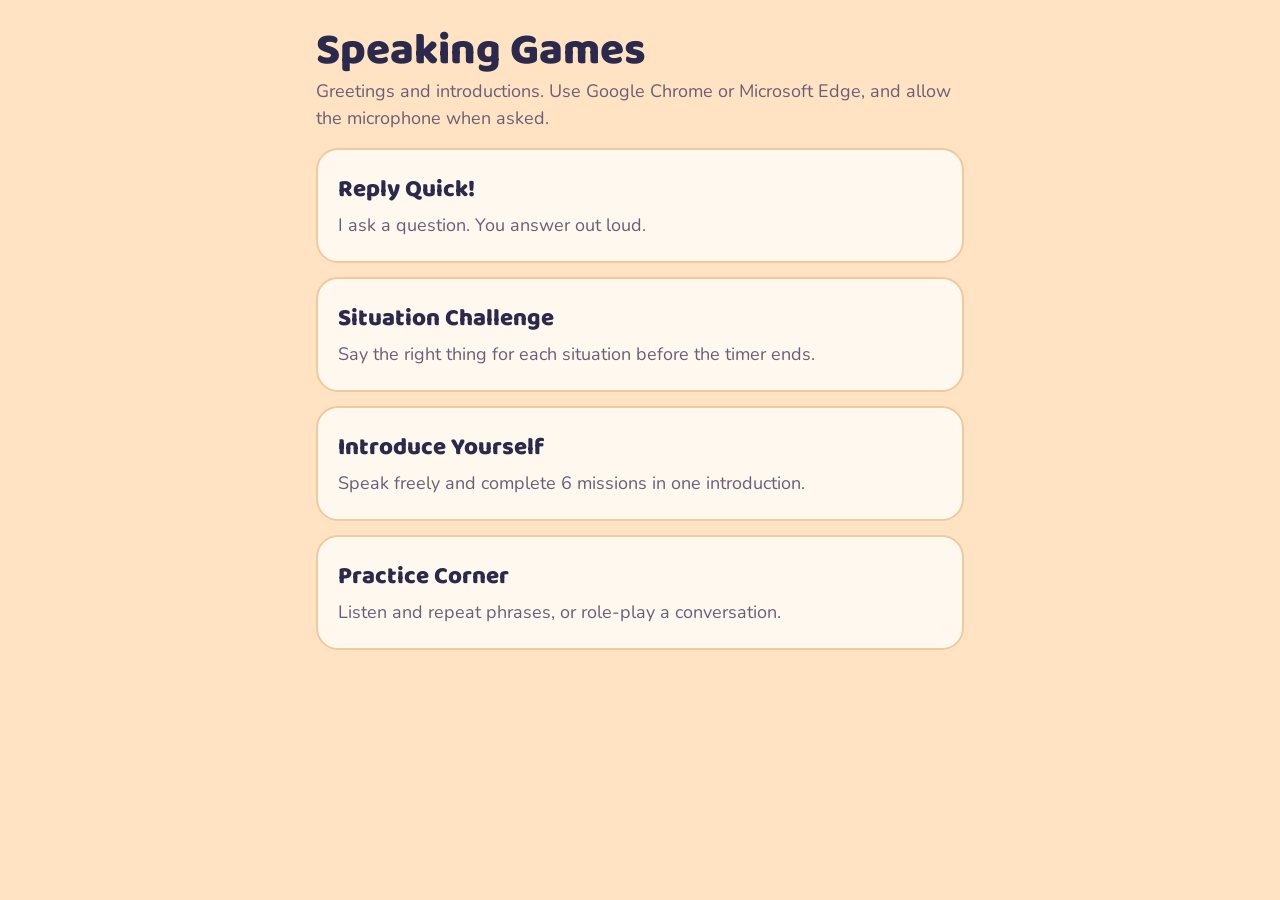
<file: index.html>
<!DOCTYPE html>
<html lang="en">
<head>
<meta charset="utf-8">
<meta name="viewport" content="width=device-width, initial-scale=1">
<title>Speaking Games: Greetings and Introductions</title>
<link rel="stylesheet" href="https://fonts.googleapis.com/css2?family=Baloo+2:wght@600;800&family=Nunito:wght@500;700&display=swap">
<link rel="stylesheet" href="style.css">
</head>
<body>
<main>
  <h1>Speaking Games</h1>
  <p class="sub">Greetings and introductions. Use Google Chrome or Microsoft Edge, and allow the microphone when asked.</p>
  <div class="grid">
    <a class="card" href="reply-quick.html">
      <h2>Reply Quick!</h2>
      <p class="d">I ask a question. You answer out loud.</p>
    </a>
    <a class="card" href="situations.html">
      <h2>Situation Challenge</h2>
      <p class="d">Say the right thing for each situation before the timer ends.</p>
    </a>
    <a class="card" href="introduce.html">
      <h2>Introduce Yourself</h2>
      <p class="d">Speak freely and complete 6 missions in one introduction.</p>
    </a>
    <a class="card" href="practice.html">
      <h2>Practice Corner</h2>
      <p class="d">Listen and repeat phrases, or role-play a conversation.</p>
    </a>
  </div>
</main>
</body>
</html>
</file>
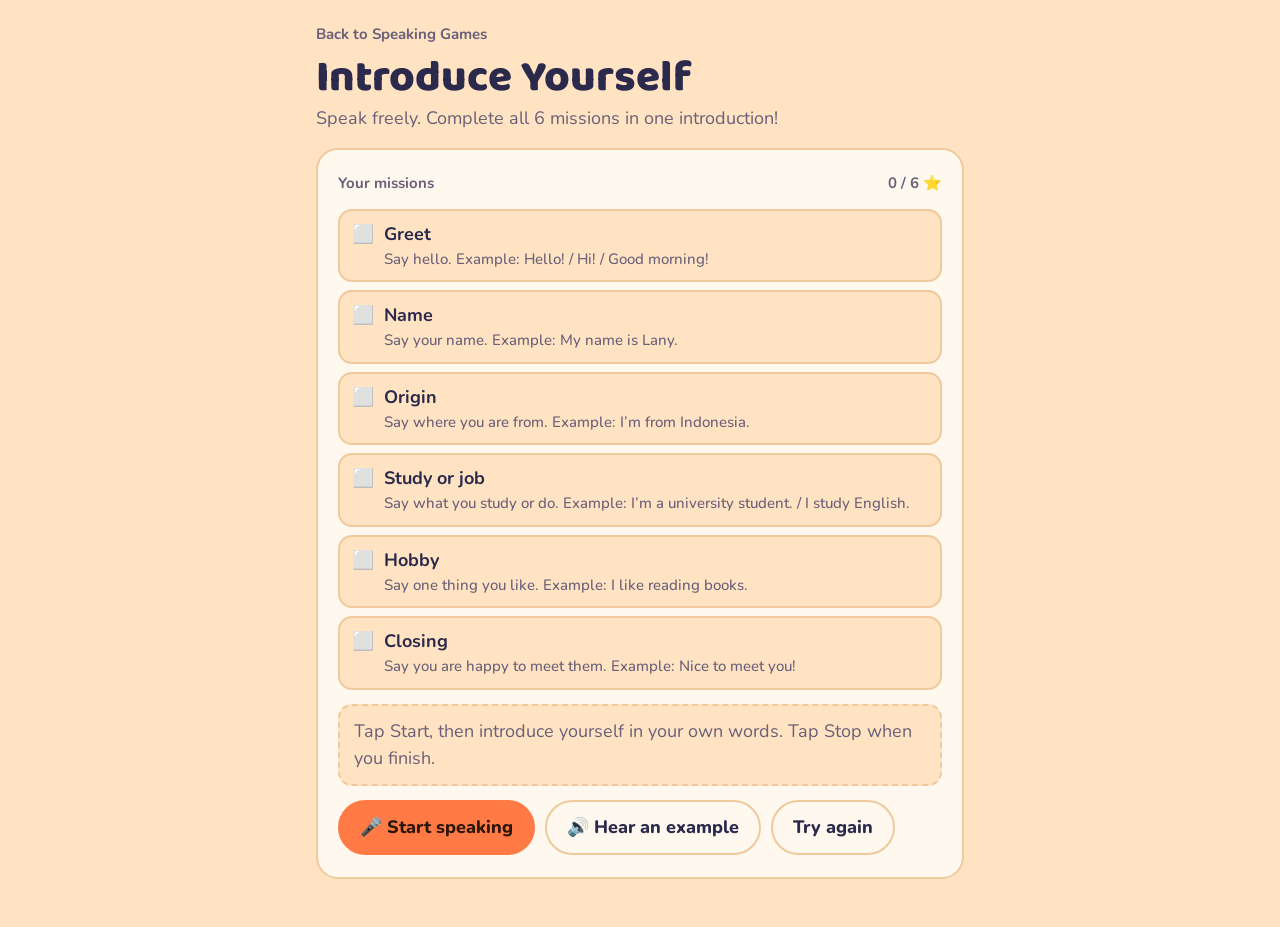
<file: introduce.html>
<!DOCTYPE html>
<html lang="en">
<head>
<meta charset="utf-8">
<meta name="viewport" content="width=device-width, initial-scale=1">
<title>Introduce Yourself</title>
<link rel="stylesheet" href="https://fonts.googleapis.com/css2?family=Baloo+2:wght@600;800&family=Nunito:wght@500;700&display=swap">
<link rel="stylesheet" href="style.css">
</head>
<body>
<main>
<a class="back" href="index.html">Back to Speaking Games</a>
<h1>Introduce Yourself</h1>
<p class="sub">Speak freely. Complete all 6 missions in one introduction!</p>
<p class="note" id="note" hidden>This browser can’t check speech. Use Google Chrome or Microsoft Edge on a laptop. You can still read the missions and tick them yourself.</p>

<section class="card">
  <div class="meta"><span>Your missions</span><span id="stars"></span></div>
  <ul class="list" id="list"></ul>
  <div class="live" id="live">Tap Start, then introduce yourself in your own words. Tap Stop when you finish.</div>
  <div class="row">
    <button class="btn" id="mic" type="button">🎤 Start speaking</button>
    <button class="ghost" id="ex" type="button">🔊 Hear an example</button>
    <button class="ghost" id="reset" type="button">Try again</button>
  </div>
  <div class="res" id="res" hidden></div>
</section>
</main>

<script src="speech.js"></script>
<script>
var M=[
{n:"Greet",t:"Say hello.",e:"Hello! / Hi! / Good morning!",p:[/\b(hello|hi|hey|good morning|good afternoon|good evening)\b/]},
{n:"Name",t:"Say your name.",e:"My name is Lany.",p:[/\bmy name is\b/,/\bcall me\b/,/\bi am (?!(from|a|an|the|studying|fine|good|glad|happy|very|so|in|at|here)\b)[a-z]+/]},
{n:"Origin",t:"Say where you are from.",e:"I’m from Indonesia.",p:[/\bi am from\b/,/\bi come from\b/,/\bfrom [a-z]+/]},
{n:"Study or job",t:"Say what you study or do.",e:"I’m a university student. / I study English.",p:[/\bi study\b/,/\bi am studying\b/,/\bi am an? [a-z]+/,/\bi work\b/]},
{n:"Hobby",t:"Say one thing you like.",e:"I like reading books.",p:[/\bi like\b/,/\bi love\b/,/\bi enjoy\b/,/\bmy hobby\b/]},
{n:"Closing",t:"Say you are happy to meet them.",e:"Nice to meet you!",p:[/\b(nice|pleasure|glad|pleased) to meet you\b/]}
];
var EX="Hello! My name is Lany. I’m from Indonesia. I’m a university student. I like reading books. Nice to meet you!";
var $=SP.$,ctl=null,text="",timer=null;
if(!SP.supported){$("note").hidden=false;$("mic").hidden=true}
function drawList(){
  var c=SP.clean(text),n=0;
  $("list").innerHTML=M.map(function(m,i){
    var on=SP.supported?m.p.some(function(r){return r.test(c)}):!!M[i].manual;
    if(on)n++;
    return'<li class="'+(on?"on":"")+'" data-i="'+i+'"><span>'+(on?"✅":"⬜")+'</span><div>'+SP.esc(m.n)+'<span class="t">'+SP.esc(m.t)+' Example: '+SP.esc(m.e)+'</span></div></li>';
  }).join("");
  $("stars").textContent=n+" / "+M.length+" ⭐";
  return n;
}
if(!SP.supported){$("list").onclick=function(e){var li=e.target.closest("li");if(li){var m=M[+li.getAttribute("data-i")];m.manual=!m.manual;drawList()}}}
function stopAll(){if(ctl){ctl.stop();ctl=null}}
$("mic").onclick=function(){
  var b=$("mic");
  if(ctl){stopAll();return}
  text="";$("res").hidden=true;drawList();
  $("live").textContent="Listening… speak now.";b.textContent="⏹ Stop";
  clearTimeout(timer);
  ctl=SP.many(function(t){text=t;$("live").textContent=t||"Listening… speak now.";drawList()},function(err){
    clearTimeout(timer);ctl=null;b.textContent="🎤 Start speaking";
    var n=drawList();
    if(err&&!text){$("live").textContent=SP.errMsg(err);return}
    var e=$("res");e.hidden=false;e.className="res "+(n===M.length?"ok":"no");
    var miss=M.filter(function(m){return!m.p.some(function(r){return r.test(SP.clean(text))})}).map(function(m){return m.n});
    e.innerHTML="<p class='big' style='font-size:34px'>"+n+" / "+M.length+" ⭐</p><p><b>"+(n===M.length?"Perfect introduction!":n>=4?"Almost there!":"Good start. Try again and add more details.")+"</b></p>"+
      (miss.length?"<p>Still missing: "+SP.esc(miss.join(", "))+"</p>":"")+"<p class='heard'>I heard: “"+SP.esc(text)+"”</p>";
  });
  timer=setTimeout(stopAll,45000);
};
$("ex").onclick=function(){SP.speak(EX,.95,1.1)};
$("reset").onclick=function(){stopAll();SP.cancelSpeech();text="";M.forEach(function(m){m.manual=false});$("res").hidden=true;$("live").textContent="Tap Start, then introduce yourself in your own words. Tap Stop when you finish.";drawList()};
drawList();
</script>
</body>
</html>
</file>
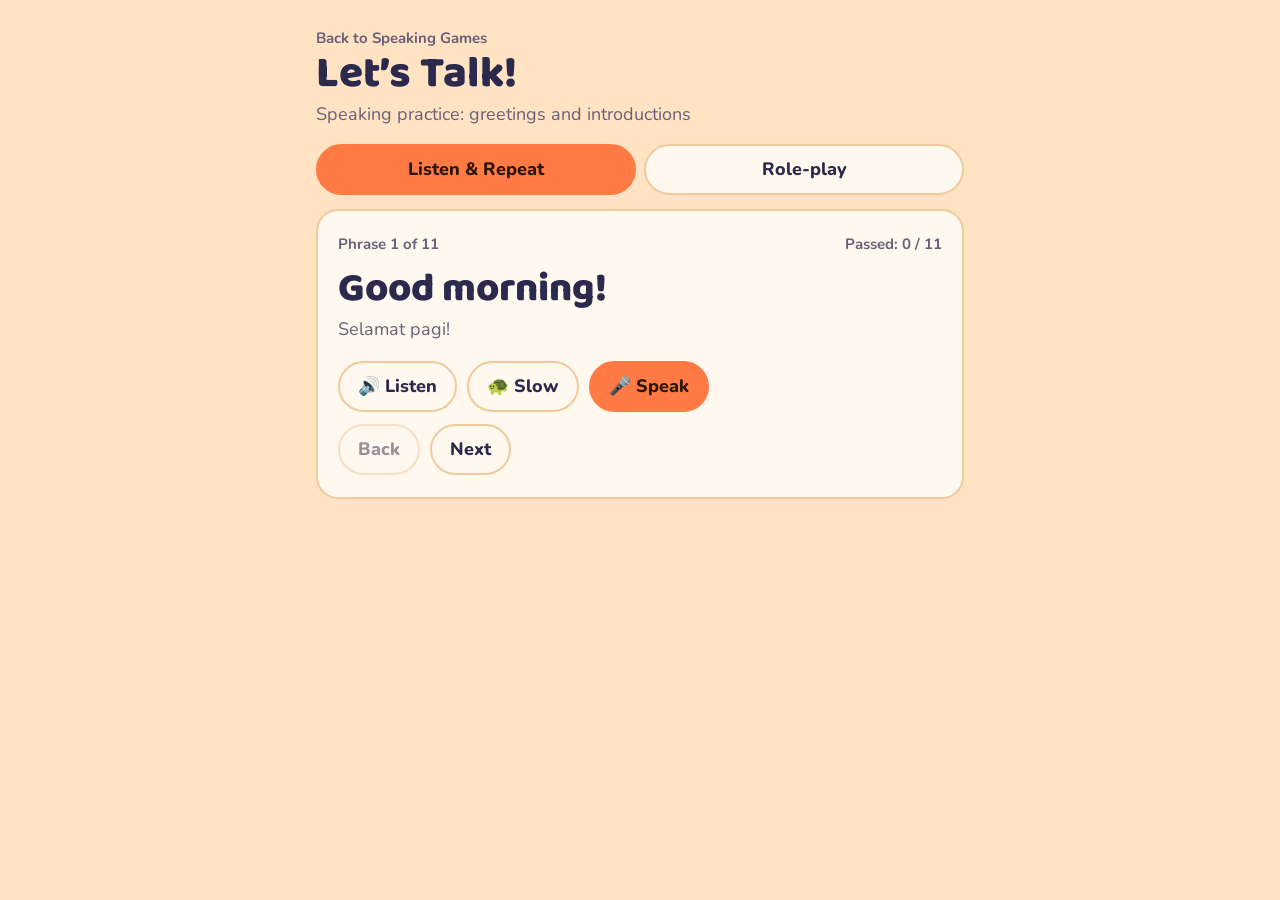
<file: practice.html>
<!DOCTYPE html>
<html lang="en">
<head>
<meta charset="utf-8">
<meta name="viewport" content="width=device-width, initial-scale=1">
<title>Let’s Talk: Greetings and Introductions</title>
<link rel="stylesheet" href="https://fonts.googleapis.com/css2?family=Baloo+2:wght@600;800&family=Nunito:wght@500;700&display=swap">
<style>
:root{--bg:#ffe3c2;--card:#fff8ef;--ink:#2b2a4c;--muted:#6a5f78;--accent:#ff7a45;--ok:#1f9d6b;--okbg:#d5f3e5;--bad:#d6334f;--badbg:#fbdbe0;--line:#f0c99c}
@media (prefers-color-scheme:dark){:root{--bg:#241f3a;--card:#322b4f;--ink:#fff1e0;--muted:#c3b5d6;--accent:#ff9466;--ok:#5fe0ae;--okbg:#1d4a3d;--bad:#ff8aa0;--badbg:#5a2638;--line:#4c4372}}
*{box-sizing:border-box}
body{margin:0;background:var(--bg);color:var(--ink);font-family:"Nunito",system-ui,sans-serif;font-size:18px;line-height:1.5;min-height:100vh}
main{max-width:680px;margin:0 auto;padding:24px 16px 48px}
h1{font-family:"Baloo 2",system-ui,sans-serif;font-weight:800;font-size:clamp(30px,7vw,44px);line-height:1.05;margin:0 0 4px}
.sub{color:var(--muted);margin:0 0 16px}
.note{background:var(--badbg);border-radius:14px;padding:12px 14px;margin:0 0 16px;font-size:16px;font-weight:700}
.tabs{display:flex;gap:8px;margin-bottom:14px}
.tab,.chip,.btn,.ghost{font:inherit;font-weight:800;cursor:pointer;border-radius:99px;border:2px solid var(--line);background:var(--card);color:var(--ink);padding:10px 18px}
.tab{flex:1}
.tab.on,.chip.on{background:var(--accent);border-color:var(--accent);color:#2b1608}
.btn{background:var(--accent);border-color:var(--accent);color:#2b1608}
.ghost:hover,.chip:hover,.tab:hover{border-color:var(--accent)}
button:focus-visible,input:focus-visible{outline:3px solid var(--accent);outline-offset:2px}
button:disabled{opacity:.5;cursor:default}
.card{background:var(--card);border:2px solid var(--line);border-radius:22px;padding:22px 20px}
.meta{display:flex;justify-content:space-between;color:var(--muted);font-weight:700;font-size:15px;margin-bottom:10px}
.phrase{font-family:"Baloo 2",system-ui,sans-serif;font-weight:800;font-size:clamp(28px,7vw,40px);line-height:1.15;margin:0}
.mean{color:var(--muted);margin:4px 0 18px}
.row{display:flex;flex-wrap:wrap;gap:10px;margin-top:12px}
.res{margin-top:16px;padding:14px 16px;border-radius:14px;background:var(--bg)}
.res.ok{background:var(--okbg)}
.pct{font-family:"Baloo 2",system-ui,sans-serif;font-weight:800;font-size:34px;line-height:1;margin:0 0 6px}
.w{display:inline-block;padding:0 6px;border-radius:8px;margin:2px 2px;font-weight:700}
.w.hit{background:var(--okbg);color:var(--ok)}
.w.miss{background:var(--badbg);color:var(--bad)}
.heard{color:var(--muted);font-size:16px;margin:6px 0 0}
.chat{display:flex;flex-direction:column;margin:14px 0}
.b{max-width:85%;padding:10px 14px;border-radius:16px;margin:5px 0;border:2px solid var(--line);background:var(--bg)}
.b small{display:block;color:var(--muted);font-weight:700;font-size:13px}
.b.me{align-self:flex-end;background:var(--accent);border-color:var(--accent);color:#2b1608}
.b.me small{color:#2b1608}
.group{margin:0 0 14px}
.group p{margin:0 0 6px;font-weight:800}
.group .chip{margin:0 6px 6px 0}
label.chk{display:flex;gap:8px;align-items:center;font-weight:700;margin:6px 0 14px}
.target{font-family:"Baloo 2",system-ui,sans-serif;font-weight:600;font-size:clamp(22px,5.5vw,28px);line-height:1.3;margin:4px 0}
[hidden]{display:none!important}
</style>
</head>
<body>
<main>
<a href="index.html" style="color:var(--muted);font-weight:700;text-decoration:none;font-size:15px">Back to Speaking Games</a>
<h1>Let’s Talk!</h1>
<p class="sub">Speaking practice: greetings and introductions</p>
<p class="note" id="note" hidden>Your browser can’t check your speech. Please use Google Chrome or Microsoft Edge on a laptop. You can still listen and practice, then tap “I said it”.</p>

<div class="tabs">
  <button class="tab on" id="t1" type="button">Listen &amp; Repeat</button>
  <button class="tab" id="t2" type="button">Role-play</button>
</div>

<section id="s1" class="card">
  <div class="meta"><span id="pcount"></span><span id="pdone"></span></div>
  <p class="phrase" id="ph"></p>
  <p class="mean" id="pm"></p>
  <div class="row">
    <button class="ghost" id="listen" type="button">🔊 Listen</button>
    <button class="ghost" id="slow" type="button">🐢 Slow</button>
    <button class="btn" id="mic1" type="button">🎤 Speak</button>
    <button class="ghost" id="self1" type="button" hidden>I said it</button>
  </div>
  <div class="res" id="res1" hidden></div>
  <div class="row">
    <button class="ghost" id="prev" type="button">Back</button>
    <button class="ghost" id="next" type="button">Next</button>
  </div>
</section>

<section id="s2" class="card" hidden>
  <div id="setup">
    <div class="group"><p>1. Choose a situation</p><div id="scs"></div></div>
    <div class="group"><p>2. Choose your role</p><div id="rls"></div></div>
    <label class="chk"><input type="checkbox" id="hide"> Challenge mode: hide my lines (show clues in Indonesian)</label>
    <button class="btn" id="go" type="button">Start conversation</button>
  </div>
  <div id="conv" hidden>
    <div class="chat" id="chat"></div>
    <div id="turn" hidden>
      <div class="meta"><span id="who"></span><span></span></div>
      <p class="target" id="tg"></p>
      <div class="row">
        <button class="ghost" id="peek" type="button" hidden>Show hint</button>
        <button class="ghost" id="lis2" type="button">🔊 Listen</button>
        <button class="btn" id="mic2" type="button">🎤 Speak</button>
        <button class="ghost" id="self2" type="button" hidden>I said it</button>
        <button class="ghost" id="skip" type="button">Skip</button>
      </div>
      <div class="res" id="res2" hidden></div>
    </div>
    <div id="fin" hidden>
      <p class="pct">Well done!</p>
      <p>You finished the conversation.</p>
      <button class="btn" id="again" type="button">Choose another</button>
    </div>
  </div>
</section>
</main>

<script>
var PH=[
{t:"Good morning!",m:"Selamat pagi!"},
{t:"Good afternoon!",m:"Selamat siang / sore!"},
{t:"How are you doing?",m:"Apa kabar?"},
{t:"I’m fine, thank you. And you?",m:"Saya baik, terima kasih. Kamu?"},
{t:"Long time no see!",m:"Lama tidak bertemu!"},
{t:"Hi, my name is Lany.",m:"Hai, namaku Lany."},
{t:"Nice to meet you.",m:"Senang bertemu denganmu."},
{t:"I’m from Indonesia.",m:"Saya berasal dari Indonesia."},
{t:"I’m a university student.",m:"Saya mahasiswa."},
{t:"It’s a pleasure to meet you.",m:"Suatu kehormatan bertemu Anda."},
{t:"See you later!",m:"Sampai jumpa nanti!"}
];
var SC=[
{n:"Meeting a new classmate",roles:["James","Lany"],L:[
 {r:0,t:"Hi! I’m James. What’s your name?",c:"Sapa dan tanyakan namanya."},
 {r:1,t:"Hi, James! My name is Lany. Nice to meet you.",c:"Sapa balik, sebut namamu, bilang senang bertemu."},
 {r:0,t:"Nice to meet you too! Where are you from?",c:"Balas senang bertemu, tanyakan asalnya."},
 {r:1,t:"I’m from Indonesia. How about you?",c:"Sebut asalmu, tanya balik."},
 {r:0,t:"I’m from Surabaya. What do you study?",c:"Sebut asalmu, tanyakan jurusannya."},
 {r:1,t:"I study English. See you around!",c:"Sebut jurusanmu, lalu pamit."},
 {r:0,t:"See you! Have a nice day.",c:"Pamit dan ucapkan semoga harimu menyenangkan."}]},
{n:"Meeting a lecturer (formal)",roles:["Mr. Adi","Lany"],L:[
 {r:0,t:"Good morning. Are you a new student?",c:"Beri salam pagi dan tanyakan apakah dia mahasiswa baru."},
 {r:1,t:"Good morning, sir. Yes, I am. My name is Lany.",c:"Balas salam, jawab ya, sebut namamu."},
 {r:0,t:"Welcome, Lany. How are you today?",c:"Sambut dia dan tanyakan kabarnya."},
 {r:1,t:"I’m fine, thank you. And you?",c:"Jawab baik, terima kasih, lalu tanya balik."},
 {r:0,t:"Very well, thanks. Please come in.",c:"Jawab sangat baik dan persilakan masuk."},
 {r:1,t:"Thank you, sir. It’s a pleasure to meet you.",c:"Ucapkan terima kasih dan bilang senang bertemu."}]}
];
function $(i){return document.getElementById(i)}
function esc(s){return String(s).replace(/[&<>"]/g,function(c){return{"&":"&amp;","<":"&lt;",">":"&gt;",'"':"&quot;"}[c]})}
var SR=window.SpeechRecognition||window.webkitSpeechRecognition,synth=window.speechSynthesis,cur=null;
if(!SR){$("note").hidden=false;$("self1").hidden=false;$("self2").hidden=false;$("mic1").hidden=true;$("mic2").hidden=true}

/* speech out */
function speak(text,rate,pitch,cb){
  if(!synth){if(cb)cb();return}
  synth.cancel();
  var u=new SpeechSynthesisUtterance(text.replace(/Mr\./g,"Mister"));u.lang="en-US";u.rate=rate||1;u.pitch=pitch||1;
  var v=synth.getVoices().filter(function(x){return /^en[-_]US/i.test(x.lang)})[0]||synth.getVoices().filter(function(x){return /^en/i.test(x.lang)})[0];
  if(v)u.voice=v;
  var done=false;function fin(){if(!done){done=true;if(cb)cb()}}
  u.onend=fin;u.onerror=function(e){if(e.error!=="interrupted"&&e.error!=="canceled")fin()};
  synth.speak(u);
}
/* speech in + grading */
function norm(s){
  s=s.toLowerCase().replace(/[’']/g,"'").replace(/\bi'm\b/g,"i am").replace(/\bit's\b/g,"it is").replace(/\bwhat's\b/g,"what is").replace(/\bthat's\b/g,"that is").replace(/\bthanks\b/g,"thank you").replace(/mr\.?/g,"mister");
  return s.replace(/[^a-z' ]/g," ").split(/\s+/).filter(Boolean);
}
function grade(target,alts){
  var tk=norm(target),best=null;
  alts.forEach(function(a){
    var pool={};norm(a).forEach(function(w){pool[w]=(pool[w]||0)+1});
    var toks=tk.map(function(w){var h=pool[w]>0;if(h)pool[w]--;return{w:w,hit:h}});
    var sc=toks.filter(function(x){return x.hit}).length/tk.length;
    if(!best||sc>best.score)best={score:sc,heard:a,toks:toks};
  });
  return best;
}
function listen(target,done){
  if(!SR){done({err:"unsupported"});return}
  if(cur){try{cur.abort()}catch(e){}}
  if(synth)synth.cancel();
  var r=new SR(),got=false;cur=r;r.lang="en-US";r.maxAlternatives=3;r.interimResults=false;
  r.onresult=function(e){got=true;var a=[];for(var i=0;i<e.results[0].length;i++)a.push(e.results[0][i].transcript);done(grade(target,a))};
  r.onerror=function(e){if(!got){got=true;done({err:e.error})}};
  r.onend=function(){if(!got){got=true;done({err:"no-speech"})}};
  try{r.start()}catch(e){done({err:"busy"})}
}
function errMsg(c){
  if(c==="not-allowed"||c==="service-not-allowed")return"The microphone is blocked. Allow microphone access in your browser, then try again.";
  if(c==="no-speech")return"I didn’t hear anything. Speak a little louder and try again.";
  if(c==="network")return"Speech checking needs an internet connection.";
  if(c==="aborted"||c==="busy")return"Please tap Speak again.";
  return"Something went wrong ("+c+"). Please try again.";
}
function showRes(el,res,pass){
  el.hidden=false;
  if(res.err){el.className="res";el.innerHTML="<p style='margin:0'>"+esc(errMsg(res.err))+"</p>";return}
  el.className="res"+(pass?" ok":"");
  el.innerHTML='<p class="pct">'+Math.round(res.score*100)+'%</p><p style="margin:0">'+
    res.toks.map(function(x){return'<span class="w '+(x.hit?"hit":"miss")+'">'+esc(x.w)+'</span>'}).join("")+
    '</p><p class="heard">I heard: “'+esc(res.heard)+'”</p><p style="margin:8px 0 0;font-weight:800">'+
    (pass?"Great job!":"Almost. Listen again and try once more.")+'</p>';
}
function busy(btn,on,label){btn.disabled=on;btn.textContent=on?"Listening… speak now":label}

/* tab 1 */
var i1=0,passed={};
function r1(){
  $("ph").textContent=PH[i1].t;$("pm").textContent=PH[i1].m;
  $("pcount").textContent="Phrase "+(i1+1)+" of "+PH.length;
  $("pdone").textContent="Passed: "+Object.keys(passed).length+" / "+PH.length+(passed[i1]?"  ✓":"");
  $("res1").hidden=true;$("prev").disabled=i1===0;$("next").disabled=i1===PH.length-1;
}
$("listen").onclick=function(){speak(PH[i1].t,1,1)};
$("slow").onclick=function(){speak(PH[i1].t,.6,1)};
$("mic1").onclick=function(){
  var k=i1,b=$("mic1");busy(b,true);
  listen(PH[k].t,function(res){busy(b,false,"🎤 Speak");var ok=!res.err&&res.score>=.7;if(ok)passed[k]=1;if(k===i1){showRes($("res1"),res,ok);r1x()}});
};
function r1x(){$("pdone").textContent="Passed: "+Object.keys(passed).length+" / "+PH.length+(passed[i1]?"  ✓":"")}
$("self1").onclick=function(){passed[i1]=1;r1x()};
$("prev").onclick=function(){i1--;r1()};
$("next").onclick=function(){i1++;r1()};

/* tab 2 */
var sc=0,role=0,pos=0,run=0,hid=false;
function setup(){
  $("scs").innerHTML="";$("rls").innerHTML="";
  SC.forEach(function(s,i){var b=document.createElement("button");b.type="button";b.className="chip"+(i===sc?" on":"");b.textContent=s.n;b.onclick=function(){sc=i;role=0;setup()};$("scs").appendChild(b)});
  SC[sc].roles.forEach(function(n,i){var b=document.createElement("button");b.type="button";b.className="chip"+(i===role?" on":"");b.textContent="I am "+n;b.onclick=function(){role=i;setup()};$("rls").appendChild(b)});
}
function bubble(name,text,me){
  var d=document.createElement("div");d.className="b"+(me?" me":"");d.innerHTML="<small>"+esc(name)+"</small>"+esc(text);
  $("chat").appendChild(d);d.scrollIntoView({block:"nearest"});
}
$("go").onclick=function(){
  hid=$("hide").checked;pos=0;run++;
  $("setup").hidden=true;$("conv").hidden=false;$("chat").innerHTML="";$("fin").hidden=true;
  step(run);
};
function step(my){
  if(my!==run)return;
  var S=SC[sc],L=S.L[pos];
  $("turn").hidden=true;
  if(!L){$("fin").hidden=false;return}
  if(L.r!==role){
    bubble(S.roles[L.r],L.t,false);
    speak(L.t,1,L.r===0?.9:1.15,function(){if(my===run){pos++;step(my)}});
  }else{
    $("turn").hidden=false;$("res2").hidden=true;
    $("who").textContent="Your turn: "+S.roles[role];
    $("tg").textContent=hid?L.c:L.t;
    $("peek").hidden=!hid;
  }
}
$("peek").onclick=function(){$("tg").textContent=SC[sc].L[pos].t;$("peek").hidden=true};
$("lis2").onclick=function(){speak(SC[sc].L[pos].t,1,role===0?.9:1.15)};
function advance(){var L=SC[sc].L[pos];bubble(SC[sc].roles[role],L.t,true);pos++;step(run)}
$("mic2").onclick=function(){
  var my=run,p=pos,b=$("mic2");busy(b,true);
  listen(SC[sc].L[pos].t,function(res){
    busy(b,false,"🎤 Speak");if(my!==run||p!==pos)return;
    var ok=!res.err&&res.score>=.7;showRes($("res2"),res,ok);
    if(ok)setTimeout(function(){if(my===run&&p===pos)advance()},900);
  });
};
$("self2").onclick=advance;
$("skip").onclick=advance;
$("again").onclick=function(){run++;if(synth)synth.cancel();$("conv").hidden=true;$("setup").hidden=false;setup()};

/* tabs */
function tab(n){
  $("s1").hidden=n!==1;$("s2").hidden=n!==2;
  $("t1").className="tab"+(n===1?" on":"");$("t2").className="tab"+(n===2?" on":"");
  run++;if(synth)synth.cancel();
  if(n===2&&!$("conv").hidden){$("conv").hidden=true;$("setup").hidden=false}
}
$("t1").onclick=function(){tab(1)};$("t2").onclick=function(){tab(2)};
if(synth)synth.getVoices();
r1();setup();
</script>
</body>
</html>
</file>
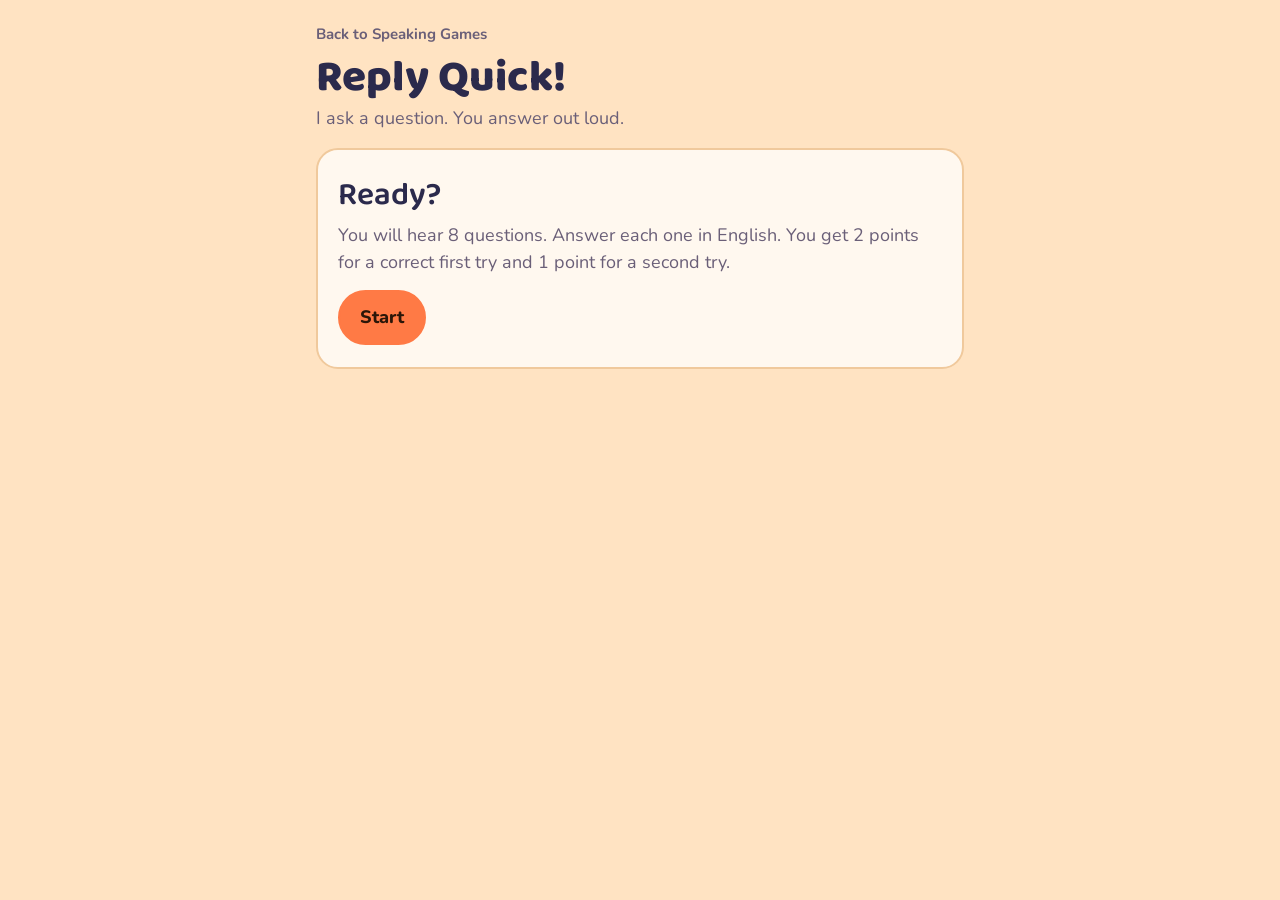
<file: reply-quick.html>
<!DOCTYPE html>
<html lang="en">
<head>
<meta charset="utf-8">
<meta name="viewport" content="width=device-width, initial-scale=1">
<title>Reply Quick!</title>
<link rel="stylesheet" href="https://fonts.googleapis.com/css2?family=Baloo+2:wght@600;800&family=Nunito:wght@500;700&display=swap">
<link rel="stylesheet" href="style.css">
</head>
<body>
<main>
<a class="back" href="index.html">Back to Speaking Games</a>
<h1>Reply Quick!</h1>
<p class="sub">I ask a question. You answer out loud.</p>
<p class="note" id="note" hidden>This browser can’t check speech. Use Google Chrome or Microsoft Edge on a laptop. You can still play with the “I said it” button.</p>

<section class="card" id="start">
  <p class="q">Ready?</p>
  <p class="cue">You will hear 8 questions. Answer each one in English. You get 2 points for a correct first try and 1 point for a second try.</p>
  <div class="row"><button class="btn" id="go" type="button">Start</button></div>
</section>

<section class="card" id="play" hidden>
  <div class="bar"><i id="fill"></i></div>
  <div class="meta"><span id="count"></span><span id="score"></span></div>
  <p class="q" id="q"></p>
  <p class="cue" id="cue">Reply out loud.</p>
  <div class="row">
    <button class="ghost" id="hear" type="button">🔊 Hear again</button>
    <button class="btn" id="mic" type="button">🎤 Reply</button>
    <button class="ghost" id="self" type="button" hidden>I said it</button>
  </div>
  <div class="res" id="res" hidden></div>
  <div class="row"><button class="btn" id="next" type="button" hidden>Next</button></div>
</section>

<section class="card" id="end" hidden>
  <p class="cue" style="margin:0">Your score</p>
  <p class="big" id="final"></p>
  <p id="msg" style="font-weight:700"></p>
  <div class="row"><button class="btn" id="again" type="button">Play again</button></div>
</section>
</main>

<script src="speech.js"></script>
<script>
var R=[
{q:"Good morning! How are you?",p:[/\b(fine|great|not bad|okay|ok|doing well|doing good|i am good|i am well|pretty good|very well)\b/],h:"Bilang kamu baik-baik saja.",m:"I’m fine, thank you. And you?"},
{q:"Hi! What’s your name?",p:[/\bmy name is\b/,/\bname is\b/,/\bi am [a-z]+/,/\bcall me\b/],h:"Sebutkan namamu: My name is ...",m:"My name is Lany."},
{q:"Nice to meet you.",p:[/\b(nice|pleasure|glad|pleased|good) to meet you\b/,/\byou too\b/],h:"Balas bahwa kamu juga senang bertemu.",m:"Nice to meet you too!"},
{q:"Where are you from?",p:[/\bfrom [a-z]+/,/\bi come from\b/],h:"Sebutkan asalmu: I’m from ...",m:"I’m from Indonesia."},
{q:"What do you do?",p:[/\bi am an? /,/\bi study\b/,/\bi work\b/,/\bstudent\b/,/\bi am studying\b/],h:"Bilang kamu mahasiswa atau apa pekerjaanmu.",m:"I’m a university student."},
{q:"Long time no see!",p:[/\blong time\b/,/\bhow have you been\b/,/\b(good|nice|great) to see you\b/,/\bmiss(ed)? you\b/],h:"Bilang lama tidak bertemu atau tanya kabarnya.",m:"Yes! How have you been?"},
{q:"How’s it going?",p:[/\b(fine|good|great|not bad|okay|ok|well|pretty good)\b/],h:"Jawab kabarmu hari ini.",m:"Pretty good, thanks!"},
{q:"See you tomorrow!",p:[/\bsee you\b/,/\bbye\b/,/\bgoodbye\b/,/\btake care\b/],h:"Pamit atau balas sampai jumpa.",m:"See you! Take care."}
];
var $=SP.$,deck,i,score,tries,done;
if(!SP.supported){$("note").hidden=false;$("self").hidden=false;$("mic").hidden=true}
function shuffle(a){a=a.slice();for(var k=a.length-1;k>0;k--){var j=Math.floor(Math.random()*(k+1));var t=a[k];a[k]=a[j];a[j]=t}return a}
function begin(){deck=shuffle(R);i=0;score=0;$("start").hidden=true;$("end").hidden=true;$("play").hidden=false;round()}
function round(){
  tries=0;done=false;var r=deck[i];
  $("count").textContent="Question "+(i+1)+" of "+deck.length;
  $("score").textContent="Score: "+score;
  $("fill").style.width=(i/deck.length*100)+"%";
  $("q").textContent=r.q;$("cue").textContent="Reply out loud.";
  $("res").hidden=true;$("next").hidden=true;$("mic").disabled=false;$("self").disabled=false;
  SP.speak(r.q,1,1.1);
}
function show(cls,html){var e=$("res");e.hidden=false;e.className="res "+cls;e.innerHTML=html}
function finishRound(){done=true;$("mic").disabled=true;$("self").disabled=true;$("next").hidden=false;$("next").textContent=(i===deck.length-1)?"See my score":"Next question";$("score").textContent="Score: "+score}
$("go").onclick=begin;$("again").onclick=begin;
$("hear").onclick=function(){SP.speak(deck[i].q,1,1.1)};
$("mic").onclick=function(){
  if(done)return;var b=$("mic"),r=deck[i];b.disabled=true;b.textContent="Listening… speak now";
  SP.once(function(res){
    b.textContent="🎤 Reply";if(!done)b.disabled=false;
    if(res.err){show("no","<p>"+SP.esc(SP.errMsg(res.err))+"</p>");return}
    var heard=SP.esc(res.alts[0]);
    if(SP.any(r.p,res.alts)){
      score+=(tries===0?2:1);
      show("ok","<p><b>Correct!</b> +"+(tries===0?2:1)+" points</p><p class='heard'>I heard: “"+heard+"”</p><p>Example: “"+SP.esc(r.m)+"”</p>");
      finishRound();
    }else{
      tries++;
      if(tries>=2){show("no","<p><b>Not this time.</b></p><p class='heard'>I heard: “"+heard+"”</p><p>Example: “"+SP.esc(r.m)+"”</p>");finishRound()}
      else show("no","<p><b>Not quite. Try once more.</b></p><p class='heard'>I heard: “"+heard+"”</p><p>Clue: "+SP.esc(r.h)+"</p>");
    }
  });
};
$("self").onclick=function(){if(done)return;score+=1;show("ok","<p>Example: “"+SP.esc(deck[i].m)+"”</p>");finishRound()};
$("next").onclick=function(){i++;if(i>=deck.length)finish();else round()};
function finish(){
  SP.stop();SP.cancelSpeech();$("play").hidden=true;$("end").hidden=false;
  var max=deck.length*2;$("final").textContent=score+" / "+max;
  var p=score/max;
  $("msg").textContent=p>=.9?"Excellent! You sound ready to meet new people.":p>=.6?"Good job! Practice the ones you missed.":"Nice try. Play again and use the clues.";
}
</script>
</body>
</html>
</file>
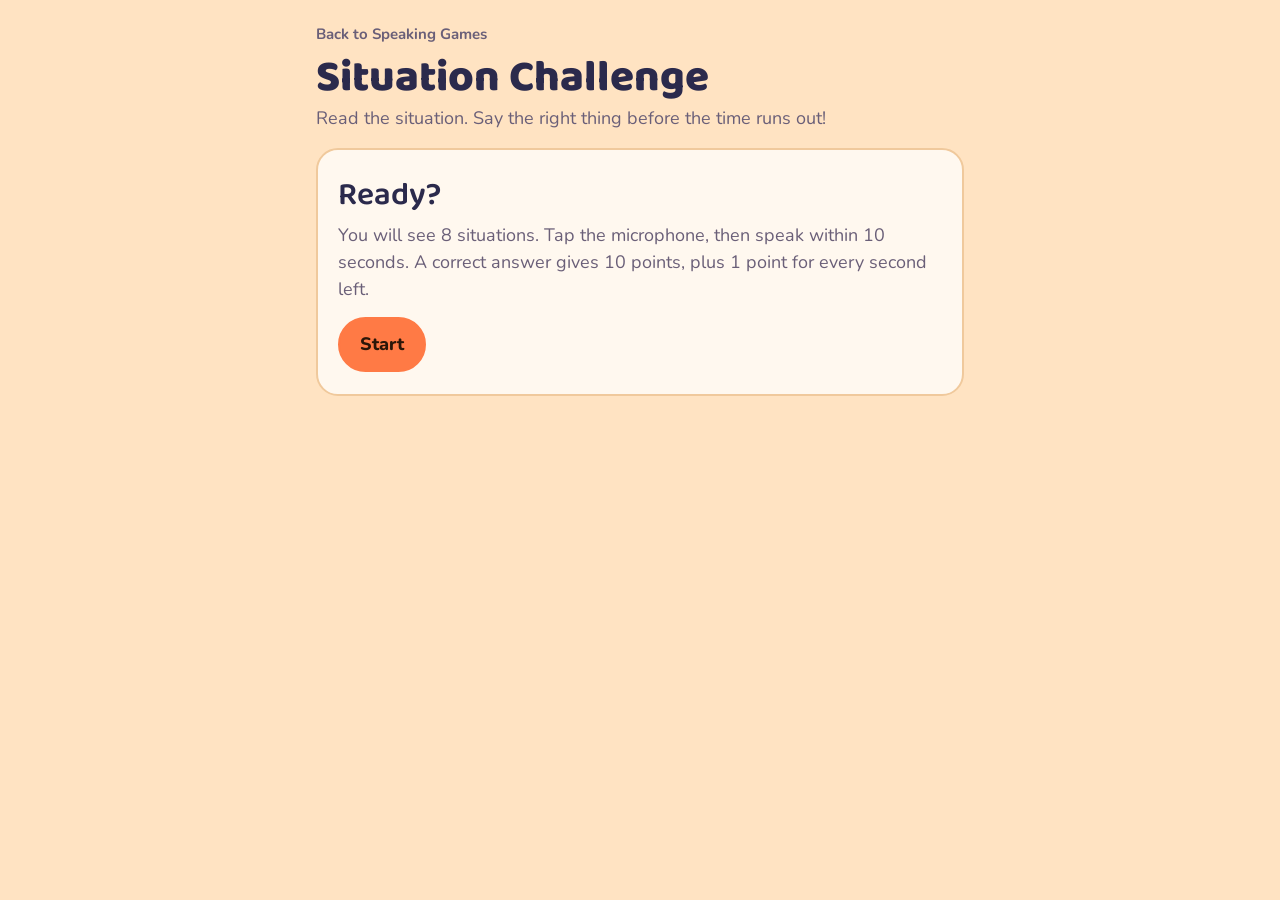
<file: situations.html>
<!DOCTYPE html>
<html lang="en">
<head>
<meta charset="utf-8">
<meta name="viewport" content="width=device-width, initial-scale=1">
<title>Situation Challenge</title>
<link rel="stylesheet" href="https://fonts.googleapis.com/css2?family=Baloo+2:wght@600;800&family=Nunito:wght@500;700&display=swap">
<link rel="stylesheet" href="style.css">
</head>
<body>
<main>
<a class="back" href="index.html">Back to Speaking Games</a>
<h1>Situation Challenge</h1>
<p class="sub">Read the situation. Say the right thing before the time runs out!</p>
<p class="note" id="note" hidden>This browser can’t check speech. Use Google Chrome or Microsoft Edge on a laptop. You can still play with the “I said it” button.</p>

<section class="card" id="start">
  <p class="q">Ready?</p>
  <p class="cue">You will see 8 situations. Tap the microphone, then speak within 10 seconds. A correct answer gives 10 points, plus 1 point for every second left.</p>
  <div class="row"><button class="btn" id="go" type="button">Start</button></div>
</section>

<section class="card" id="play" hidden>
  <div class="bar"><i id="fill"></i></div>
  <div class="meta"><span id="count"></span><span id="score"></span></div>
  <p class="q" id="q"></p>
  <p class="cue" id="id"></p>
  <div class="bar" aria-hidden="true"><i id="timer" style="width:100%"></i></div>
  <p class="meta"><span id="secs">10 s</span><span></span></p>
  <div class="row">
    <button class="btn" id="mic" type="button">🎤 Speak</button>
    <button class="ghost" id="self" type="button" hidden>I said it</button>
  </div>
  <div class="res" id="res" hidden></div>
  <div class="row"><button class="btn" id="next" type="button" hidden>Next</button></div>
</section>

<section class="card" id="end" hidden>
  <p class="cue" style="margin:0">Your score</p>
  <p class="big" id="final"></p>
  <p id="msg" style="font-weight:700"></p>
  <div class="row"><button class="btn" id="again" type="button">Play again</button></div>
</section>
</main>

<script src="speech.js"></script>
<script>
var S=[
{e:"It’s 7 a.m. You meet your friend at school.",i:"Sekarang jam 7 pagi. Kamu bertemu temanmu di sekolah. Sapa dia.",p:[/\bgood morning\b/,/\bmorning\b/],m:"Good morning!"},
{e:"It’s 2 p.m. You see your lecturer in the hallway.",i:"Jam 2 siang. Kamu melihat dosenmu di lorong. Sapa dengan sopan.",p:[/\bgood afternoon\b/],m:"Good afternoon, sir."},
{e:"It’s 8 p.m. You meet your neighbor.",i:"Jam 8 malam. Kamu bertemu tetanggamu. Sapa dia.",p:[/\bgood evening\b/],m:"Good evening!"},
{e:"You haven’t seen your best friend for a year.",i:"Kamu sudah setahun tidak bertemu sahabatmu. Sapa dia.",p:[/\blong time\b/,/\bhow have you been\b/,/\bhavent seen you\b/,/\bmissed you\b/],m:"Long time no see! How have you been?"},
{e:"You meet a new classmate. Introduce yourself.",i:"Kamu bertemu teman sekelas baru. Perkenalkan dirimu.",p:[/\bmy name is\b/,/\bi am [a-z]+/,/\bcall me\b/],m:"Hi! My name is Lany."},
{e:"Your lecturer introduces you to a guest.",i:"Dosenmu memperkenalkanmu kepada seorang tamu. Ucapkan senang bertemu dengan sopan.",p:[/\b(pleasure|nice|glad|pleased) to meet you\b/],m:"It’s a pleasure to meet you."},
{e:"Someone asks, “How are you?” You are very tired.",i:"Seseorang bertanya kabarmu. Jawab bahwa kamu sangat lelah.",p:[/\b(tired|exhausted|sleepy)\b/],m:"I’m very tired today."},
{e:"You say goodbye to your friend.",i:"Kamu berpamitan kepada temanmu.",p:[/\bsee you\b/,/\bbye\b/,/\bgoodbye\b/,/\btake care\b/],m:"See you later! Take care."}
];
var $=SP.$,deck,k,score,done,tmr,t0,LIMIT=10;
if(!SP.supported){$("note").hidden=false;$("self").hidden=false;$("mic").hidden=true}
function shuffle(a){a=a.slice();for(var x=a.length-1;x>0;x--){var j=Math.floor(Math.random()*(x+1));var t=a[x];a[x]=a[j];a[j]=t}return a}
function begin(){deck=shuffle(S);k=0;score=0;$("start").hidden=true;$("end").hidden=true;$("play").hidden=false;round()}
function round(){
  done=false;var r=deck[k];clearInterval(tmr);
  $("count").textContent="Situation "+(k+1)+" of "+deck.length;
  $("score").textContent="Score: "+score;
  $("fill").style.width=(k/deck.length*100)+"%";
  $("q").textContent=r.e;$("id").textContent=r.i;
  $("timer").style.width="100%";$("secs").textContent=LIMIT+" s";
  $("res").hidden=true;$("next").hidden=true;$("mic").disabled=false;$("self").disabled=false;
}
function left(){return Math.max(0,LIMIT-(Date.now()-t0)/1000)}
function show(cls,html){var e=$("res");e.hidden=false;e.className="res "+cls;e.innerHTML=html}
function finishRound(){done=true;clearInterval(tmr);$("mic").disabled=true;$("self").disabled=true;$("next").hidden=false;$("next").textContent=(k===deck.length-1)?"See my score":"Next situation";$("score").textContent="Score: "+score}
$("go").onclick=begin;$("again").onclick=begin;
$("mic").onclick=function(){
  if(done)return;var b=$("mic"),r=deck[k],timedOut=false;b.disabled=true;b.textContent="Listening…";
  SP.once(function(res){
    b.textContent="🎤 Speak";clearInterval(tmr);if(done)return;
    if(timedOut){show("no","<p><b>Time’s up!</b></p><p>Example: “"+SP.esc(r.m)+"”</p>");finishRound();return}
    if(res.err){b.disabled=false;show("no","<p>"+SP.esc(SP.errMsg(res.err))+"</p>");return}
    var sec=Math.round(left()),heard=SP.esc(res.alts[0]);
    if(SP.any(r.p,res.alts)){
      score+=10+sec;
      show("ok","<p><b>Great!</b> +"+(10+sec)+" points</p><p class='heard'>I heard: “"+heard+"”</p><p>Example: “"+SP.esc(r.m)+"”</p>");
    }else{
      show("no","<p><b>Not quite.</b></p><p class='heard'>I heard: “"+heard+"”</p><p>Example: “"+SP.esc(r.m)+"”</p>");
    }
    finishRound();
  },function(){
    t0=Date.now();
    tmr=setInterval(function(){
      var l=left();$("timer").style.width=(l/LIMIT*100)+"%";$("secs").textContent=Math.ceil(l)+" s";
      if(l<=0){timedOut=true;clearInterval(tmr);SP.stop();
        /* stop() aborts the recognizer, so end the round here */
        if(!done){b.textContent="🎤 Speak";show("no","<p><b>Time’s up!</b></p><p>Example: “"+SP.esc(r.m)+"”</p>");finishRound()}}
    },100);
  });
};
$("self").onclick=function(){if(done)return;score+=10;show("ok","<p>Example: “"+SP.esc(deck[k].m)+"”</p>");finishRound()};
$("next").onclick=function(){k++;if(k>=deck.length)finish();else round()};
function finish(){
  SP.stop();SP.cancelSpeech();clearInterval(tmr);$("play").hidden=true;$("end").hidden=false;
  $("final").textContent=score+" pts";
  var avg=score/deck.length;
  $("msg").textContent=avg>=15?"Fast and correct! You are a greeting master.":avg>=9?"Good job! Try to answer a little faster.":"Nice try. Play again and say the greeting more quickly.";
}
</script>
</body>
</html>
</file>
<file: style.css>
:root{--bg:#ffe3c2;--card:#fff8ef;--ink:#2b2a4c;--muted:#6a5f78;--accent:#ff7a45;--ok:#1f9d6b;--okbg:#d5f3e5;--bad:#d6334f;--badbg:#fbdbe0;--line:#f0c99c}
@media (prefers-color-scheme:dark){:root{--bg:#241f3a;--card:#322b4f;--ink:#fff1e0;--muted:#c3b5d6;--accent:#ff9466;--ok:#5fe0ae;--okbg:#1d4a3d;--bad:#ff8aa0;--badbg:#5a2638;--line:#4c4372}}
*{box-sizing:border-box}
body{margin:0;background:var(--bg);color:var(--ink);font-family:"Nunito",system-ui,sans-serif;font-size:18px;line-height:1.5;min-height:100vh}
main{max-width:680px;margin:0 auto;padding:20px 16px 48px}
a.back{color:var(--muted);font-weight:700;text-decoration:none;font-size:15px}
h1{font-family:"Baloo 2",system-ui,sans-serif;font-weight:800;font-size:clamp(30px,7vw,44px);line-height:1.05;margin:8px 0 4px}
.sub{color:var(--muted);margin:0 0 16px}
.note{background:var(--badbg);border-radius:14px;padding:12px 14px;margin:0 0 16px;font-size:16px;font-weight:700}
.card{background:var(--card);border:2px solid var(--line);border-radius:22px;padding:22px 20px;display:block;color:inherit;text-decoration:none}
a.card:hover{border-color:var(--accent)}
.grid{display:grid;gap:14px}
.card h2{font-family:"Baloo 2",system-ui,sans-serif;font-weight:800;font-size:24px;margin:0 0 4px}
.card p.d{margin:0;color:var(--muted)}
.btn,.ghost{font:inherit;font-weight:800;cursor:pointer;border-radius:99px;border:2px solid var(--line);background:var(--card);color:var(--ink);padding:12px 20px}
.btn{background:var(--accent);border-color:var(--accent);color:#2b1608}
.ghost:hover{border-color:var(--accent)}
button:focus-visible,a:focus-visible{outline:3px solid var(--accent);outline-offset:2px}
button:disabled{opacity:.5;cursor:default}
.row{display:flex;flex-wrap:wrap;gap:10px;margin-top:14px}
.meta{display:flex;justify-content:space-between;gap:8px;color:var(--muted);font-weight:700;font-size:15px;margin-bottom:10px}
.bar{height:12px;background:var(--line);border-radius:99px;overflow:hidden;margin:0 0 10px}
.bar i{display:block;height:100%;width:0;background:var(--accent);border-radius:99px}
.q{font-family:"Baloo 2",system-ui,sans-serif;font-weight:600;font-size:clamp(24px,6vw,32px);line-height:1.25;margin:4px 0 6px}
.cue{color:var(--muted);margin:0 0 6px}
.res{margin-top:16px;padding:14px 16px;border-radius:14px;background:var(--bg)}
.res.ok{background:var(--okbg)}
.res.no{background:var(--badbg)}
.res p{margin:0 0 4px}
.heard{color:var(--muted);font-size:16px}
.big{font-family:"Baloo 2",system-ui,sans-serif;font-weight:800;font-size:56px;line-height:1;margin:4px 0}
.list{list-style:none;padding:0;margin:14px 0}
.list li{display:flex;gap:10px;align-items:flex-start;padding:10px 12px;border:2px solid var(--line);border-radius:14px;margin-bottom:8px;background:var(--bg);font-weight:700}
.list li.on{background:var(--okbg);border-color:var(--ok)}
.list li span.t{color:var(--muted);font-weight:500;display:block;font-size:15px}
.live{min-height:56px;padding:12px 14px;border-radius:14px;background:var(--bg);border:2px dashed var(--line);color:var(--muted);margin-top:12px}
[hidden]{display:none!important}
</file>
